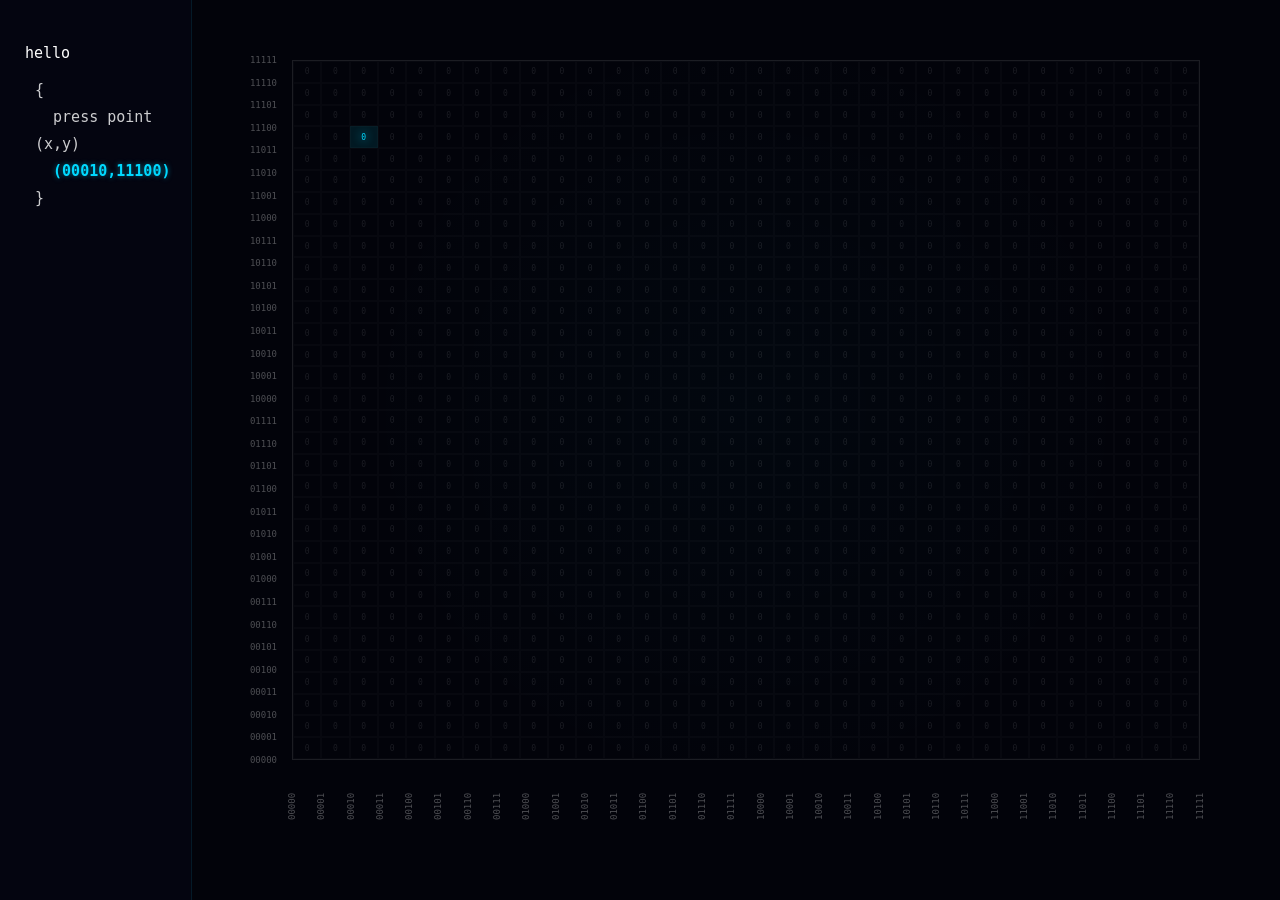
<file: index.html>
<!DOCTYPE html>
<!-- saved from url=(0081)file:///Users/maymishaly/.gemini/antigravity/playground/photonic-nadir/index.html -->
<html lang="en"><head><meta http-equiv="Content-Type" content="text/html; charset=UTF-8">
    
    <meta name="viewport" content="width=device-width, initial-scale=1.0">
    <title>RAM - Immersive System Interface</title>
    <link rel="stylesheet" href="./RAM _files/style.css">
    <link rel="preconnect" href="https://fonts.googleapis.com/">
    <link rel="preconnect" href="https://fonts.gstatic.com/" crossorigin="">
    <link href="./RAM _files/css2" rel="stylesheet">
</head>

<body>
    <div class="app-container">
        <!-- Sidebar for instructions -->
        <aside class="sidebar">
            <div class="command-block">
                <div class="command-header">hello</div>
                <div class="command-body">
                    {<br>
                    &nbsp;&nbsp;press point (x,y)<br>
                    &nbsp;&nbsp;<span id="coord-target" class="target-coord">(11110,10001)</span><br>
                    }
                </div>
            </div>
        </aside>

        <!-- Viewport for the grid -->
        <main class="viewport">
            <div class="grid-layout">
                <!-- Y-Labels (Left) -->
                <div id="y-labels" class="y-labels"><span class="y-label">00000</span><span class="y-label">00001</span><span class="y-label">00010</span><span class="y-label">00011</span><span class="y-label">00100</span><span class="y-label">00101</span><span class="y-label">00110</span><span class="y-label">00111</span><span class="y-label">01000</span><span class="y-label">01001</span><span class="y-label">01010</span><span class="y-label">01011</span><span class="y-label">01100</span><span class="y-label">01101</span><span class="y-label">01110</span><span class="y-label">01111</span><span class="y-label">10000</span><span class="y-label">10001</span><span class="y-label">10010</span><span class="y-label">10011</span><span class="y-label">10100</span><span class="y-label">10101</span><span class="y-label">10110</span><span class="y-label">10111</span><span class="y-label">11000</span><span class="y-label">11001</span><span class="y-label">11010</span><span class="y-label">11011</span><span class="y-label">11100</span><span class="y-label">11101</span><span class="y-label">11110</span><span class="y-label">11111</span></div>

                <div class="grid-container">
                    <div id="grid" class="dots-grid"><div class="cell" data-x="0" data-y="31">0</div><div class="cell" data-x="1" data-y="31">0</div><div class="cell" data-x="2" data-y="31">0</div><div class="cell" data-x="3" data-y="31">0</div><div class="cell" data-x="4" data-y="31">0</div><div class="cell" data-x="5" data-y="31">0</div><div class="cell" data-x="6" data-y="31">0</div><div class="cell" data-x="7" data-y="31">0</div><div class="cell" data-x="8" data-y="31">0</div><div class="cell" data-x="9" data-y="31">0</div><div class="cell" data-x="10" data-y="31">0</div><div class="cell" data-x="11" data-y="31">0</div><div class="cell" data-x="12" data-y="31">0</div><div class="cell" data-x="13" data-y="31">0</div><div class="cell" data-x="14" data-y="31">0</div><div class="cell" data-x="15" data-y="31">0</div><div class="cell" data-x="16" data-y="31">0</div><div class="cell" data-x="17" data-y="31">0</div><div class="cell" data-x="18" data-y="31">0</div><div class="cell" data-x="19" data-y="31">0</div><div class="cell" data-x="20" data-y="31">0</div><div class="cell" data-x="21" data-y="31">0</div><div class="cell" data-x="22" data-y="31">0</div><div class="cell" data-x="23" data-y="31">0</div><div class="cell" data-x="24" data-y="31">0</div><div class="cell" data-x="25" data-y="31">0</div><div class="cell" data-x="26" data-y="31">0</div><div class="cell" data-x="27" data-y="31">0</div><div class="cell" data-x="28" data-y="31">0</div><div class="cell" data-x="29" data-y="31">0</div><div class="cell" data-x="30" data-y="31">0</div><div class="cell" data-x="31" data-y="31">0</div><div class="cell" data-x="0" data-y="30">0</div><div class="cell" data-x="1" data-y="30">0</div><div class="cell" data-x="2" data-y="30">0</div><div class="cell" data-x="3" data-y="30">0</div><div class="cell" data-x="4" data-y="30">0</div><div class="cell" data-x="5" data-y="30">0</div><div class="cell" data-x="6" data-y="30">0</div><div class="cell" data-x="7" data-y="30">0</div><div class="cell" data-x="8" data-y="30">0</div><div class="cell" data-x="9" data-y="30">0</div><div class="cell" data-x="10" data-y="30">0</div><div class="cell" data-x="11" data-y="30">0</div><div class="cell" data-x="12" data-y="30">0</div><div class="cell" data-x="13" data-y="30">0</div><div class="cell" data-x="14" data-y="30">0</div><div class="cell" data-x="15" data-y="30">0</div><div class="cell" data-x="16" data-y="30">0</div><div class="cell" data-x="17" data-y="30">0</div><div class="cell" data-x="18" data-y="30">0</div><div class="cell" data-x="19" data-y="30">0</div><div class="cell" data-x="20" data-y="30">0</div><div class="cell" data-x="21" data-y="30">0</div><div class="cell" data-x="22" data-y="30">0</div><div class="cell" data-x="23" data-y="30">0</div><div class="cell" data-x="24" data-y="30">0</div><div class="cell" data-x="25" data-y="30">0</div><div class="cell" data-x="26" data-y="30">0</div><div class="cell" data-x="27" data-y="30">0</div><div class="cell" data-x="28" data-y="30">0</div><div class="cell" data-x="29" data-y="30">0</div><div class="cell" data-x="30" data-y="30">0</div><div class="cell" data-x="31" data-y="30">0</div><div class="cell" data-x="0" data-y="29">0</div><div class="cell" data-x="1" data-y="29">0</div><div class="cell" data-x="2" data-y="29">0</div><div class="cell" data-x="3" data-y="29">0</div><div class="cell" data-x="4" data-y="29">0</div><div class="cell" data-x="5" data-y="29">0</div><div class="cell" data-x="6" data-y="29">0</div><div class="cell" data-x="7" data-y="29">0</div><div class="cell" data-x="8" data-y="29">0</div><div class="cell" data-x="9" data-y="29">0</div><div class="cell" data-x="10" data-y="29">0</div><div class="cell" data-x="11" data-y="29">0</div><div class="cell" data-x="12" data-y="29">0</div><div class="cell" data-x="13" data-y="29">0</div><div class="cell" data-x="14" data-y="29">0</div><div class="cell" data-x="15" data-y="29">0</div><div class="cell" data-x="16" data-y="29">0</div><div class="cell" data-x="17" data-y="29">0</div><div class="cell" data-x="18" data-y="29">0</div><div class="cell" data-x="19" data-y="29">0</div><div class="cell" data-x="20" data-y="29">0</div><div class="cell" data-x="21" data-y="29">0</div><div class="cell" data-x="22" data-y="29">0</div><div class="cell" data-x="23" data-y="29">0</div><div class="cell" data-x="24" data-y="29">0</div><div class="cell" data-x="25" data-y="29">0</div><div class="cell" data-x="26" data-y="29">0</div><div class="cell" data-x="27" data-y="29">0</div><div class="cell" data-x="28" data-y="29">0</div><div class="cell" data-x="29" data-y="29">0</div><div class="cell" data-x="30" data-y="29">0</div><div class="cell" data-x="31" data-y="29">0</div><div class="cell" data-x="0" data-y="28">0</div><div class="cell" data-x="1" data-y="28">0</div><div class="cell" data-x="2" data-y="28">0</div><div class="cell" data-x="3" data-y="28">0</div><div class="cell" data-x="4" data-y="28">0</div><div class="cell" data-x="5" data-y="28">0</div><div class="cell" data-x="6" data-y="28">0</div><div class="cell" data-x="7" data-y="28">0</div><div class="cell" data-x="8" data-y="28">0</div><div class="cell" data-x="9" data-y="28">0</div><div class="cell" data-x="10" data-y="28">0</div><div class="cell" data-x="11" data-y="28">0</div><div class="cell" data-x="12" data-y="28">0</div><div class="cell" data-x="13" data-y="28">0</div><div class="cell" data-x="14" data-y="28">0</div><div class="cell" data-x="15" data-y="28">0</div><div class="cell" data-x="16" data-y="28">0</div><div class="cell" data-x="17" data-y="28">0</div><div class="cell" data-x="18" data-y="28">0</div><div class="cell" data-x="19" data-y="28">0</div><div class="cell" data-x="20" data-y="28">0</div><div class="cell" data-x="21" data-y="28">0</div><div class="cell" data-x="22" data-y="28">0</div><div class="cell" data-x="23" data-y="28">0</div><div class="cell" data-x="24" data-y="28">0</div><div class="cell" data-x="25" data-y="28">0</div><div class="cell" data-x="26" data-y="28">0</div><div class="cell" data-x="27" data-y="28">0</div><div class="cell" data-x="28" data-y="28">0</div><div class="cell" data-x="29" data-y="28">0</div><div class="cell" data-x="30" data-y="28">0</div><div class="cell" data-x="31" data-y="28">0</div><div class="cell" data-x="0" data-y="27">0</div><div class="cell" data-x="1" data-y="27">0</div><div class="cell" data-x="2" data-y="27">0</div><div class="cell" data-x="3" data-y="27">0</div><div class="cell" data-x="4" data-y="27">0</div><div class="cell" data-x="5" data-y="27">0</div><div class="cell" data-x="6" data-y="27">0</div><div class="cell" data-x="7" data-y="27">0</div><div class="cell" data-x="8" data-y="27">0</div><div class="cell" data-x="9" data-y="27">0</div><div class="cell" data-x="10" data-y="27">0</div><div class="cell" data-x="11" data-y="27">0</div><div class="cell" data-x="12" data-y="27">0</div><div class="cell" data-x="13" data-y="27">0</div><div class="cell" data-x="14" data-y="27">0</div><div class="cell" data-x="15" data-y="27">0</div><div class="cell" data-x="16" data-y="27">0</div><div class="cell" data-x="17" data-y="27">0</div><div class="cell" data-x="18" data-y="27">0</div><div class="cell" data-x="19" data-y="27">0</div><div class="cell" data-x="20" data-y="27">0</div><div class="cell" data-x="21" data-y="27">0</div><div class="cell" data-x="22" data-y="27">0</div><div class="cell" data-x="23" data-y="27">0</div><div class="cell" data-x="24" data-y="27">0</div><div class="cell" data-x="25" data-y="27">0</div><div class="cell" data-x="26" data-y="27">0</div><div class="cell" data-x="27" data-y="27">0</div><div class="cell" data-x="28" data-y="27">0</div><div class="cell" data-x="29" data-y="27">0</div><div class="cell" data-x="30" data-y="27">0</div><div class="cell" data-x="31" data-y="27">0</div><div class="cell" data-x="0" data-y="26">0</div><div class="cell" data-x="1" data-y="26">0</div><div class="cell" data-x="2" data-y="26">0</div><div class="cell" data-x="3" data-y="26">0</div><div class="cell" data-x="4" data-y="26">0</div><div class="cell" data-x="5" data-y="26">0</div><div class="cell" data-x="6" data-y="26">0</div><div class="cell" data-x="7" data-y="26">0</div><div class="cell" data-x="8" data-y="26">0</div><div class="cell" data-x="9" data-y="26">0</div><div class="cell" data-x="10" data-y="26">0</div><div class="cell" data-x="11" data-y="26">0</div><div class="cell" data-x="12" data-y="26">0</div><div class="cell" data-x="13" data-y="26">0</div><div class="cell" data-x="14" data-y="26">0</div><div class="cell" data-x="15" data-y="26">0</div><div class="cell" data-x="16" data-y="26">0</div><div class="cell" data-x="17" data-y="26">0</div><div class="cell" data-x="18" data-y="26">0</div><div class="cell" data-x="19" data-y="26">0</div><div class="cell" data-x="20" data-y="26">0</div><div class="cell" data-x="21" data-y="26">0</div><div class="cell" data-x="22" data-y="26">0</div><div class="cell" data-x="23" data-y="26">0</div><div class="cell" data-x="24" data-y="26">0</div><div class="cell" data-x="25" data-y="26">0</div><div class="cell" data-x="26" data-y="26">0</div><div class="cell" data-x="27" data-y="26">0</div><div class="cell" data-x="28" data-y="26">0</div><div class="cell" data-x="29" data-y="26">0</div><div class="cell" data-x="30" data-y="26">0</div><div class="cell" data-x="31" data-y="26">0</div><div class="cell" data-x="0" data-y="25">0</div><div class="cell" data-x="1" data-y="25">0</div><div class="cell" data-x="2" data-y="25">0</div><div class="cell" data-x="3" data-y="25">0</div><div class="cell" data-x="4" data-y="25">0</div><div class="cell" data-x="5" data-y="25">0</div><div class="cell" data-x="6" data-y="25">0</div><div class="cell" data-x="7" data-y="25">0</div><div class="cell" data-x="8" data-y="25">0</div><div class="cell" data-x="9" data-y="25">0</div><div class="cell" data-x="10" data-y="25">0</div><div class="cell" data-x="11" data-y="25">0</div><div class="cell" data-x="12" data-y="25">0</div><div class="cell" data-x="13" data-y="25">0</div><div class="cell" data-x="14" data-y="25">0</div><div class="cell" data-x="15" data-y="25">0</div><div class="cell" data-x="16" data-y="25">0</div><div class="cell" data-x="17" data-y="25">0</div><div class="cell" data-x="18" data-y="25">0</div><div class="cell" data-x="19" data-y="25">0</div><div class="cell" data-x="20" data-y="25">0</div><div class="cell" data-x="21" data-y="25">0</div><div class="cell" data-x="22" data-y="25">0</div><div class="cell" data-x="23" data-y="25">0</div><div class="cell" data-x="24" data-y="25">0</div><div class="cell" data-x="25" data-y="25">0</div><div class="cell" data-x="26" data-y="25">0</div><div class="cell" data-x="27" data-y="25">0</div><div class="cell" data-x="28" data-y="25">0</div><div class="cell" data-x="29" data-y="25">0</div><div class="cell" data-x="30" data-y="25">0</div><div class="cell" data-x="31" data-y="25">0</div><div class="cell" data-x="0" data-y="24">0</div><div class="cell" data-x="1" data-y="24">0</div><div class="cell" data-x="2" data-y="24">0</div><div class="cell" data-x="3" data-y="24">0</div><div class="cell" data-x="4" data-y="24">0</div><div class="cell" data-x="5" data-y="24">0</div><div class="cell" data-x="6" data-y="24">0</div><div class="cell" data-x="7" data-y="24">0</div><div class="cell" data-x="8" data-y="24">0</div><div class="cell" data-x="9" data-y="24">0</div><div class="cell" data-x="10" data-y="24">0</div><div class="cell" data-x="11" data-y="24">0</div><div class="cell" data-x="12" data-y="24">0</div><div class="cell" data-x="13" data-y="24">0</div><div class="cell" data-x="14" data-y="24">0</div><div class="cell" data-x="15" data-y="24">0</div><div class="cell" data-x="16" data-y="24">0</div><div class="cell" data-x="17" data-y="24">0</div><div class="cell" data-x="18" data-y="24">0</div><div class="cell" data-x="19" data-y="24">0</div><div class="cell" data-x="20" data-y="24">0</div><div class="cell" data-x="21" data-y="24">0</div><div class="cell" data-x="22" data-y="24">0</div><div class="cell" data-x="23" data-y="24">0</div><div class="cell" data-x="24" data-y="24">0</div><div class="cell" data-x="25" data-y="24">0</div><div class="cell" data-x="26" data-y="24">0</div><div class="cell" data-x="27" data-y="24">0</div><div class="cell" data-x="28" data-y="24">0</div><div class="cell" data-x="29" data-y="24">0</div><div class="cell" data-x="30" data-y="24">0</div><div class="cell" data-x="31" data-y="24">0</div><div class="cell" data-x="0" data-y="23">0</div><div class="cell" data-x="1" data-y="23">0</div><div class="cell" data-x="2" data-y="23">0</div><div class="cell" data-x="3" data-y="23">0</div><div class="cell" data-x="4" data-y="23">0</div><div class="cell" data-x="5" data-y="23">0</div><div class="cell" data-x="6" data-y="23">0</div><div class="cell" data-x="7" data-y="23">0</div><div class="cell" data-x="8" data-y="23">0</div><div class="cell" data-x="9" data-y="23">0</div><div class="cell" data-x="10" data-y="23">0</div><div class="cell" data-x="11" data-y="23">0</div><div class="cell" data-x="12" data-y="23">0</div><div class="cell" data-x="13" data-y="23">0</div><div class="cell" data-x="14" data-y="23">0</div><div class="cell" data-x="15" data-y="23">0</div><div class="cell" data-x="16" data-y="23">0</div><div class="cell" data-x="17" data-y="23">0</div><div class="cell" data-x="18" data-y="23">0</div><div class="cell" data-x="19" data-y="23">0</div><div class="cell" data-x="20" data-y="23">0</div><div class="cell" data-x="21" data-y="23">0</div><div class="cell" data-x="22" data-y="23">0</div><div class="cell" data-x="23" data-y="23">0</div><div class="cell" data-x="24" data-y="23">0</div><div class="cell" data-x="25" data-y="23">0</div><div class="cell" data-x="26" data-y="23">0</div><div class="cell" data-x="27" data-y="23">0</div><div class="cell" data-x="28" data-y="23">0</div><div class="cell" data-x="29" data-y="23">0</div><div class="cell" data-x="30" data-y="23">0</div><div class="cell" data-x="31" data-y="23">0</div><div class="cell" data-x="0" data-y="22">0</div><div class="cell" data-x="1" data-y="22">0</div><div class="cell" data-x="2" data-y="22">0</div><div class="cell" data-x="3" data-y="22">0</div><div class="cell" data-x="4" data-y="22">0</div><div class="cell" data-x="5" data-y="22">0</div><div class="cell" data-x="6" data-y="22">0</div><div class="cell" data-x="7" data-y="22">0</div><div class="cell" data-x="8" data-y="22">0</div><div class="cell" data-x="9" data-y="22">0</div><div class="cell" data-x="10" data-y="22">0</div><div class="cell" data-x="11" data-y="22">0</div><div class="cell" data-x="12" data-y="22">0</div><div class="cell" data-x="13" data-y="22">0</div><div class="cell" data-x="14" data-y="22">0</div><div class="cell" data-x="15" data-y="22">0</div><div class="cell" data-x="16" data-y="22">0</div><div class="cell" data-x="17" data-y="22">0</div><div class="cell" data-x="18" data-y="22">0</div><div class="cell" data-x="19" data-y="22">0</div><div class="cell" data-x="20" data-y="22">0</div><div class="cell" data-x="21" data-y="22">0</div><div class="cell" data-x="22" data-y="22">0</div><div class="cell" data-x="23" data-y="22">0</div><div class="cell" data-x="24" data-y="22">0</div><div class="cell" data-x="25" data-y="22">0</div><div class="cell" data-x="26" data-y="22">0</div><div class="cell" data-x="27" data-y="22">0</div><div class="cell" data-x="28" data-y="22">0</div><div class="cell" data-x="29" data-y="22">0</div><div class="cell" data-x="30" data-y="22">0</div><div class="cell" data-x="31" data-y="22">0</div><div class="cell" data-x="0" data-y="21">0</div><div class="cell" data-x="1" data-y="21">0</div><div class="cell" data-x="2" data-y="21">0</div><div class="cell" data-x="3" data-y="21">0</div><div class="cell" data-x="4" data-y="21">0</div><div class="cell" data-x="5" data-y="21">0</div><div class="cell" data-x="6" data-y="21">0</div><div class="cell" data-x="7" data-y="21">0</div><div class="cell" data-x="8" data-y="21">0</div><div class="cell" data-x="9" data-y="21">0</div><div class="cell" data-x="10" data-y="21">0</div><div class="cell" data-x="11" data-y="21">0</div><div class="cell" data-x="12" data-y="21">0</div><div class="cell" data-x="13" data-y="21">0</div><div class="cell" data-x="14" data-y="21">0</div><div class="cell" data-x="15" data-y="21">0</div><div class="cell" data-x="16" data-y="21">0</div><div class="cell" data-x="17" data-y="21">0</div><div class="cell" data-x="18" data-y="21">0</div><div class="cell" data-x="19" data-y="21">0</div><div class="cell" data-x="20" data-y="21">0</div><div class="cell" data-x="21" data-y="21">0</div><div class="cell" data-x="22" data-y="21">0</div><div class="cell" data-x="23" data-y="21">0</div><div class="cell" data-x="24" data-y="21">0</div><div class="cell" data-x="25" data-y="21">0</div><div class="cell" data-x="26" data-y="21">0</div><div class="cell" data-x="27" data-y="21">0</div><div class="cell" data-x="28" data-y="21">0</div><div class="cell" data-x="29" data-y="21">0</div><div class="cell" data-x="30" data-y="21">0</div><div class="cell" data-x="31" data-y="21">0</div><div class="cell" data-x="0" data-y="20">0</div><div class="cell" data-x="1" data-y="20">0</div><div class="cell" data-x="2" data-y="20">0</div><div class="cell" data-x="3" data-y="20">0</div><div class="cell" data-x="4" data-y="20">0</div><div class="cell" data-x="5" data-y="20">0</div><div class="cell" data-x="6" data-y="20">0</div><div class="cell" data-x="7" data-y="20">0</div><div class="cell" data-x="8" data-y="20">0</div><div class="cell" data-x="9" data-y="20">0</div><div class="cell" data-x="10" data-y="20">0</div><div class="cell" data-x="11" data-y="20">0</div><div class="cell" data-x="12" data-y="20">0</div><div class="cell" data-x="13" data-y="20">0</div><div class="cell" data-x="14" data-y="20">0</div><div class="cell" data-x="15" data-y="20">0</div><div class="cell" data-x="16" data-y="20">0</div><div class="cell" data-x="17" data-y="20">0</div><div class="cell" data-x="18" data-y="20">0</div><div class="cell" data-x="19" data-y="20">0</div><div class="cell" data-x="20" data-y="20">0</div><div class="cell" data-x="21" data-y="20">0</div><div class="cell" data-x="22" data-y="20">0</div><div class="cell" data-x="23" data-y="20">0</div><div class="cell" data-x="24" data-y="20">0</div><div class="cell" data-x="25" data-y="20">0</div><div class="cell" data-x="26" data-y="20">0</div><div class="cell" data-x="27" data-y="20">0</div><div class="cell" data-x="28" data-y="20">0</div><div class="cell" data-x="29" data-y="20">0</div><div class="cell" data-x="30" data-y="20">0</div><div class="cell" data-x="31" data-y="20">0</div><div class="cell" data-x="0" data-y="19">0</div><div class="cell" data-x="1" data-y="19">0</div><div class="cell" data-x="2" data-y="19">0</div><div class="cell" data-x="3" data-y="19">0</div><div class="cell" data-x="4" data-y="19">0</div><div class="cell" data-x="5" data-y="19">0</div><div class="cell" data-x="6" data-y="19">0</div><div class="cell" data-x="7" data-y="19">0</div><div class="cell" data-x="8" data-y="19">0</div><div class="cell" data-x="9" data-y="19">0</div><div class="cell" data-x="10" data-y="19">0</div><div class="cell" data-x="11" data-y="19">0</div><div class="cell" data-x="12" data-y="19">0</div><div class="cell" data-x="13" data-y="19">0</div><div class="cell" data-x="14" data-y="19">0</div><div class="cell" data-x="15" data-y="19">0</div><div class="cell" data-x="16" data-y="19">0</div><div class="cell" data-x="17" data-y="19">0</div><div class="cell" data-x="18" data-y="19">0</div><div class="cell" data-x="19" data-y="19">0</div><div class="cell" data-x="20" data-y="19">0</div><div class="cell" data-x="21" data-y="19">0</div><div class="cell" data-x="22" data-y="19">0</div><div class="cell" data-x="23" data-y="19">0</div><div class="cell" data-x="24" data-y="19">0</div><div class="cell" data-x="25" data-y="19">0</div><div class="cell" data-x="26" data-y="19">0</div><div class="cell" data-x="27" data-y="19">0</div><div class="cell" data-x="28" data-y="19">0</div><div class="cell" data-x="29" data-y="19">0</div><div class="cell" data-x="30" data-y="19">0</div><div class="cell" data-x="31" data-y="19">0</div><div class="cell" data-x="0" data-y="18">0</div><div class="cell" data-x="1" data-y="18">0</div><div class="cell" data-x="2" data-y="18">0</div><div class="cell" data-x="3" data-y="18">0</div><div class="cell" data-x="4" data-y="18">0</div><div class="cell" data-x="5" data-y="18">0</div><div class="cell" data-x="6" data-y="18">0</div><div class="cell" data-x="7" data-y="18">0</div><div class="cell" data-x="8" data-y="18">0</div><div class="cell" data-x="9" data-y="18">0</div><div class="cell" data-x="10" data-y="18">0</div><div class="cell" data-x="11" data-y="18">0</div><div class="cell" data-x="12" data-y="18">0</div><div class="cell" data-x="13" data-y="18">0</div><div class="cell" data-x="14" data-y="18">0</div><div class="cell" data-x="15" data-y="18">0</div><div class="cell" data-x="16" data-y="18">0</div><div class="cell" data-x="17" data-y="18">0</div><div class="cell" data-x="18" data-y="18">0</div><div class="cell" data-x="19" data-y="18">0</div><div class="cell" data-x="20" data-y="18">0</div><div class="cell" data-x="21" data-y="18">0</div><div class="cell" data-x="22" data-y="18">0</div><div class="cell" data-x="23" data-y="18">0</div><div class="cell" data-x="24" data-y="18">0</div><div class="cell" data-x="25" data-y="18">0</div><div class="cell" data-x="26" data-y="18">0</div><div class="cell" data-x="27" data-y="18">0</div><div class="cell" data-x="28" data-y="18">0</div><div class="cell" data-x="29" data-y="18">0</div><div class="cell" data-x="30" data-y="18">0</div><div class="cell" data-x="31" data-y="18">0</div><div class="cell" data-x="0" data-y="17">0</div><div class="cell" data-x="1" data-y="17">0</div><div class="cell" data-x="2" data-y="17">0</div><div class="cell" data-x="3" data-y="17">0</div><div class="cell" data-x="4" data-y="17">0</div><div class="cell" data-x="5" data-y="17">0</div><div class="cell" data-x="6" data-y="17">0</div><div class="cell" data-x="7" data-y="17">0</div><div class="cell" data-x="8" data-y="17">0</div><div class="cell" data-x="9" data-y="17">0</div><div class="cell" data-x="10" data-y="17">0</div><div class="cell" data-x="11" data-y="17">0</div><div class="cell" data-x="12" data-y="17">0</div><div class="cell" data-x="13" data-y="17">0</div><div class="cell" data-x="14" data-y="17">0</div><div class="cell" data-x="15" data-y="17">0</div><div class="cell" data-x="16" data-y="17">0</div><div class="cell" data-x="17" data-y="17">0</div><div class="cell" data-x="18" data-y="17">0</div><div class="cell" data-x="19" data-y="17">0</div><div class="cell" data-x="20" data-y="17">0</div><div class="cell" data-x="21" data-y="17">0</div><div class="cell" data-x="22" data-y="17">0</div><div class="cell" data-x="23" data-y="17">0</div><div class="cell" data-x="24" data-y="17">0</div><div class="cell" data-x="25" data-y="17">0</div><div class="cell" data-x="26" data-y="17">0</div><div class="cell" data-x="27" data-y="17">0</div><div class="cell" data-x="28" data-y="17">0</div><div class="cell" data-x="29" data-y="17">0</div><div class="cell target" data-x="30" data-y="17">0</div><div class="cell" data-x="31" data-y="17">0</div><div class="cell" data-x="0" data-y="16">0</div><div class="cell" data-x="1" data-y="16">0</div><div class="cell" data-x="2" data-y="16">0</div><div class="cell" data-x="3" data-y="16">0</div><div class="cell" data-x="4" data-y="16">0</div><div class="cell" data-x="5" data-y="16">0</div><div class="cell" data-x="6" data-y="16">0</div><div class="cell" data-x="7" data-y="16">0</div><div class="cell" data-x="8" data-y="16">0</div><div class="cell" data-x="9" data-y="16">0</div><div class="cell" data-x="10" data-y="16">0</div><div class="cell" data-x="11" data-y="16">0</div><div class="cell" data-x="12" data-y="16">0</div><div class="cell" data-x="13" data-y="16">0</div><div class="cell" data-x="14" data-y="16">0</div><div class="cell" data-x="15" data-y="16">0</div><div class="cell" data-x="16" data-y="16">0</div><div class="cell" data-x="17" data-y="16">0</div><div class="cell" data-x="18" data-y="16">0</div><div class="cell" data-x="19" data-y="16">0</div><div class="cell" data-x="20" data-y="16">0</div><div class="cell" data-x="21" data-y="16">0</div><div class="cell" data-x="22" data-y="16">0</div><div class="cell" data-x="23" data-y="16">0</div><div class="cell" data-x="24" data-y="16">0</div><div class="cell" data-x="25" data-y="16">0</div><div class="cell" data-x="26" data-y="16">0</div><div class="cell" data-x="27" data-y="16">0</div><div class="cell" data-x="28" data-y="16">0</div><div class="cell" data-x="29" data-y="16">0</div><div class="cell" data-x="30" data-y="16">0</div><div class="cell" data-x="31" data-y="16">0</div><div class="cell" data-x="0" data-y="15">0</div><div class="cell" data-x="1" data-y="15">0</div><div class="cell" data-x="2" data-y="15">0</div><div class="cell" data-x="3" data-y="15">0</div><div class="cell" data-x="4" data-y="15">0</div><div class="cell" data-x="5" data-y="15">0</div><div class="cell" data-x="6" data-y="15">0</div><div class="cell" data-x="7" data-y="15">0</div><div class="cell" data-x="8" data-y="15">0</div><div class="cell" data-x="9" data-y="15">0</div><div class="cell" data-x="10" data-y="15">0</div><div class="cell" data-x="11" data-y="15">0</div><div class="cell" data-x="12" data-y="15">0</div><div class="cell" data-x="13" data-y="15">0</div><div class="cell" data-x="14" data-y="15">0</div><div class="cell" data-x="15" data-y="15">0</div><div class="cell" data-x="16" data-y="15">0</div><div class="cell" data-x="17" data-y="15">0</div><div class="cell" data-x="18" data-y="15">0</div><div class="cell" data-x="19" data-y="15">0</div><div class="cell" data-x="20" data-y="15">0</div><div class="cell" data-x="21" data-y="15">0</div><div class="cell" data-x="22" data-y="15">0</div><div class="cell" data-x="23" data-y="15">0</div><div class="cell" data-x="24" data-y="15">0</div><div class="cell" data-x="25" data-y="15">0</div><div class="cell" data-x="26" data-y="15">0</div><div class="cell" data-x="27" data-y="15">0</div><div class="cell" data-x="28" data-y="15">0</div><div class="cell" data-x="29" data-y="15">0</div><div class="cell" data-x="30" data-y="15">0</div><div class="cell" data-x="31" data-y="15">0</div><div class="cell" data-x="0" data-y="14">0</div><div class="cell" data-x="1" data-y="14">0</div><div class="cell" data-x="2" data-y="14">0</div><div class="cell" data-x="3" data-y="14">0</div><div class="cell" data-x="4" data-y="14">0</div><div class="cell" data-x="5" data-y="14">0</div><div class="cell" data-x="6" data-y="14">0</div><div class="cell" data-x="7" data-y="14">0</div><div class="cell" data-x="8" data-y="14">0</div><div class="cell" data-x="9" data-y="14">0</div><div class="cell" data-x="10" data-y="14">0</div><div class="cell" data-x="11" data-y="14">0</div><div class="cell" data-x="12" data-y="14">0</div><div class="cell" data-x="13" data-y="14">0</div><div class="cell" data-x="14" data-y="14">0</div><div class="cell" data-x="15" data-y="14">0</div><div class="cell" data-x="16" data-y="14">0</div><div class="cell" data-x="17" data-y="14">0</div><div class="cell" data-x="18" data-y="14">0</div><div class="cell" data-x="19" data-y="14">0</div><div class="cell" data-x="20" data-y="14">0</div><div class="cell" data-x="21" data-y="14">0</div><div class="cell" data-x="22" data-y="14">0</div><div class="cell" data-x="23" data-y="14">0</div><div class="cell" data-x="24" data-y="14">0</div><div class="cell" data-x="25" data-y="14">0</div><div class="cell" data-x="26" data-y="14">0</div><div class="cell" data-x="27" data-y="14">0</div><div class="cell" data-x="28" data-y="14">0</div><div class="cell" data-x="29" data-y="14">0</div><div class="cell" data-x="30" data-y="14">0</div><div class="cell" data-x="31" data-y="14">0</div><div class="cell" data-x="0" data-y="13">0</div><div class="cell" data-x="1" data-y="13">0</div><div class="cell" data-x="2" data-y="13">0</div><div class="cell" data-x="3" data-y="13">0</div><div class="cell" data-x="4" data-y="13">0</div><div class="cell" data-x="5" data-y="13">0</div><div class="cell" data-x="6" data-y="13">0</div><div class="cell" data-x="7" data-y="13">0</div><div class="cell" data-x="8" data-y="13">0</div><div class="cell" data-x="9" data-y="13">0</div><div class="cell" data-x="10" data-y="13">0</div><div class="cell" data-x="11" data-y="13">0</div><div class="cell" data-x="12" data-y="13">0</div><div class="cell" data-x="13" data-y="13">0</div><div class="cell" data-x="14" data-y="13">0</div><div class="cell" data-x="15" data-y="13">0</div><div class="cell" data-x="16" data-y="13">0</div><div class="cell" data-x="17" data-y="13">0</div><div class="cell" data-x="18" data-y="13">0</div><div class="cell" data-x="19" data-y="13">0</div><div class="cell" data-x="20" data-y="13">0</div><div class="cell" data-x="21" data-y="13">0</div><div class="cell" data-x="22" data-y="13">0</div><div class="cell" data-x="23" data-y="13">0</div><div class="cell" data-x="24" data-y="13">0</div><div class="cell" data-x="25" data-y="13">0</div><div class="cell" data-x="26" data-y="13">0</div><div class="cell" data-x="27" data-y="13">0</div><div class="cell" data-x="28" data-y="13">0</div><div class="cell" data-x="29" data-y="13">0</div><div class="cell" data-x="30" data-y="13">0</div><div class="cell" data-x="31" data-y="13">0</div><div class="cell" data-x="0" data-y="12">0</div><div class="cell" data-x="1" data-y="12">0</div><div class="cell" data-x="2" data-y="12">0</div><div class="cell" data-x="3" data-y="12">0</div><div class="cell" data-x="4" data-y="12">0</div><div class="cell" data-x="5" data-y="12">0</div><div class="cell" data-x="6" data-y="12">0</div><div class="cell" data-x="7" data-y="12">0</div><div class="cell" data-x="8" data-y="12">0</div><div class="cell" data-x="9" data-y="12">0</div><div class="cell" data-x="10" data-y="12">0</div><div class="cell" data-x="11" data-y="12">0</div><div class="cell" data-x="12" data-y="12">0</div><div class="cell" data-x="13" data-y="12">0</div><div class="cell" data-x="14" data-y="12">0</div><div class="cell" data-x="15" data-y="12">0</div><div class="cell" data-x="16" data-y="12">0</div><div class="cell" data-x="17" data-y="12">0</div><div class="cell" data-x="18" data-y="12">0</div><div class="cell" data-x="19" data-y="12">0</div><div class="cell" data-x="20" data-y="12">0</div><div class="cell" data-x="21" data-y="12">0</div><div class="cell" data-x="22" data-y="12">0</div><div class="cell" data-x="23" data-y="12">0</div><div class="cell" data-x="24" data-y="12">0</div><div class="cell" data-x="25" data-y="12">0</div><div class="cell" data-x="26" data-y="12">0</div><div class="cell" data-x="27" data-y="12">0</div><div class="cell" data-x="28" data-y="12">0</div><div class="cell" data-x="29" data-y="12">0</div><div class="cell" data-x="30" data-y="12">0</div><div class="cell" data-x="31" data-y="12">0</div><div class="cell" data-x="0" data-y="11">0</div><div class="cell" data-x="1" data-y="11">0</div><div class="cell" data-x="2" data-y="11">0</div><div class="cell" data-x="3" data-y="11">0</div><div class="cell" data-x="4" data-y="11">0</div><div class="cell" data-x="5" data-y="11">0</div><div class="cell" data-x="6" data-y="11">0</div><div class="cell" data-x="7" data-y="11">0</div><div class="cell" data-x="8" data-y="11">0</div><div class="cell" data-x="9" data-y="11">0</div><div class="cell" data-x="10" data-y="11">0</div><div class="cell" data-x="11" data-y="11">0</div><div class="cell" data-x="12" data-y="11">0</div><div class="cell" data-x="13" data-y="11">0</div><div class="cell" data-x="14" data-y="11">0</div><div class="cell" data-x="15" data-y="11">0</div><div class="cell" data-x="16" data-y="11">0</div><div class="cell" data-x="17" data-y="11">0</div><div class="cell" data-x="18" data-y="11">0</div><div class="cell" data-x="19" data-y="11">0</div><div class="cell" data-x="20" data-y="11">0</div><div class="cell" data-x="21" data-y="11">0</div><div class="cell" data-x="22" data-y="11">0</div><div class="cell" data-x="23" data-y="11">0</div><div class="cell" data-x="24" data-y="11">0</div><div class="cell" data-x="25" data-y="11">0</div><div class="cell" data-x="26" data-y="11">0</div><div class="cell" data-x="27" data-y="11">0</div><div class="cell" data-x="28" data-y="11">0</div><div class="cell" data-x="29" data-y="11">0</div><div class="cell" data-x="30" data-y="11">0</div><div class="cell" data-x="31" data-y="11">0</div><div class="cell" data-x="0" data-y="10">0</div><div class="cell" data-x="1" data-y="10">0</div><div class="cell" data-x="2" data-y="10">0</div><div class="cell" data-x="3" data-y="10">0</div><div class="cell" data-x="4" data-y="10">0</div><div class="cell" data-x="5" data-y="10">0</div><div class="cell" data-x="6" data-y="10">0</div><div class="cell" data-x="7" data-y="10">0</div><div class="cell" data-x="8" data-y="10">0</div><div class="cell" data-x="9" data-y="10">0</div><div class="cell" data-x="10" data-y="10">0</div><div class="cell" data-x="11" data-y="10">0</div><div class="cell" data-x="12" data-y="10">0</div><div class="cell" data-x="13" data-y="10">0</div><div class="cell" data-x="14" data-y="10">0</div><div class="cell" data-x="15" data-y="10">0</div><div class="cell" data-x="16" data-y="10">0</div><div class="cell" data-x="17" data-y="10">0</div><div class="cell" data-x="18" data-y="10">0</div><div class="cell" data-x="19" data-y="10">0</div><div class="cell" data-x="20" data-y="10">0</div><div class="cell" data-x="21" data-y="10">0</div><div class="cell" data-x="22" data-y="10">0</div><div class="cell" data-x="23" data-y="10">0</div><div class="cell" data-x="24" data-y="10">0</div><div class="cell" data-x="25" data-y="10">0</div><div class="cell" data-x="26" data-y="10">0</div><div class="cell" data-x="27" data-y="10">0</div><div class="cell" data-x="28" data-y="10">0</div><div class="cell" data-x="29" data-y="10">0</div><div class="cell" data-x="30" data-y="10">0</div><div class="cell" data-x="31" data-y="10">0</div><div class="cell" data-x="0" data-y="9">0</div><div class="cell" data-x="1" data-y="9">0</div><div class="cell" data-x="2" data-y="9">0</div><div class="cell" data-x="3" data-y="9">0</div><div class="cell" data-x="4" data-y="9">0</div><div class="cell" data-x="5" data-y="9">0</div><div class="cell" data-x="6" data-y="9">0</div><div class="cell" data-x="7" data-y="9">0</div><div class="cell" data-x="8" data-y="9">0</div><div class="cell" data-x="9" data-y="9">0</div><div class="cell" data-x="10" data-y="9">0</div><div class="cell" data-x="11" data-y="9">0</div><div class="cell" data-x="12" data-y="9">0</div><div class="cell" data-x="13" data-y="9">0</div><div class="cell" data-x="14" data-y="9">0</div><div class="cell" data-x="15" data-y="9">0</div><div class="cell" data-x="16" data-y="9">0</div><div class="cell" data-x="17" data-y="9">0</div><div class="cell" data-x="18" data-y="9">0</div><div class="cell" data-x="19" data-y="9">0</div><div class="cell" data-x="20" data-y="9">0</div><div class="cell" data-x="21" data-y="9">0</div><div class="cell" data-x="22" data-y="9">0</div><div class="cell" data-x="23" data-y="9">0</div><div class="cell" data-x="24" data-y="9">0</div><div class="cell" data-x="25" data-y="9">0</div><div class="cell" data-x="26" data-y="9">0</div><div class="cell" data-x="27" data-y="9">0</div><div class="cell" data-x="28" data-y="9">0</div><div class="cell" data-x="29" data-y="9">0</div><div class="cell" data-x="30" data-y="9">0</div><div class="cell" data-x="31" data-y="9">0</div><div class="cell" data-x="0" data-y="8">0</div><div class="cell" data-x="1" data-y="8">0</div><div class="cell" data-x="2" data-y="8">0</div><div class="cell" data-x="3" data-y="8">0</div><div class="cell" data-x="4" data-y="8">0</div><div class="cell" data-x="5" data-y="8">0</div><div class="cell" data-x="6" data-y="8">0</div><div class="cell" data-x="7" data-y="8">0</div><div class="cell" data-x="8" data-y="8">0</div><div class="cell" data-x="9" data-y="8">0</div><div class="cell" data-x="10" data-y="8">0</div><div class="cell" data-x="11" data-y="8">0</div><div class="cell" data-x="12" data-y="8">0</div><div class="cell" data-x="13" data-y="8">0</div><div class="cell" data-x="14" data-y="8">0</div><div class="cell" data-x="15" data-y="8">0</div><div class="cell" data-x="16" data-y="8">0</div><div class="cell" data-x="17" data-y="8">0</div><div class="cell" data-x="18" data-y="8">0</div><div class="cell" data-x="19" data-y="8">0</div><div class="cell" data-x="20" data-y="8">0</div><div class="cell" data-x="21" data-y="8">0</div><div class="cell" data-x="22" data-y="8">0</div><div class="cell" data-x="23" data-y="8">0</div><div class="cell" data-x="24" data-y="8">0</div><div class="cell" data-x="25" data-y="8">0</div><div class="cell" data-x="26" data-y="8">0</div><div class="cell" data-x="27" data-y="8">0</div><div class="cell" data-x="28" data-y="8">0</div><div class="cell" data-x="29" data-y="8">0</div><div class="cell" data-x="30" data-y="8">0</div><div class="cell" data-x="31" data-y="8">0</div><div class="cell" data-x="0" data-y="7">0</div><div class="cell" data-x="1" data-y="7">0</div><div class="cell" data-x="2" data-y="7">0</div><div class="cell" data-x="3" data-y="7">0</div><div class="cell" data-x="4" data-y="7">0</div><div class="cell" data-x="5" data-y="7">0</div><div class="cell" data-x="6" data-y="7">0</div><div class="cell" data-x="7" data-y="7">0</div><div class="cell" data-x="8" data-y="7">0</div><div class="cell" data-x="9" data-y="7">0</div><div class="cell" data-x="10" data-y="7">0</div><div class="cell" data-x="11" data-y="7">0</div><div class="cell" data-x="12" data-y="7">0</div><div class="cell" data-x="13" data-y="7">0</div><div class="cell" data-x="14" data-y="7">0</div><div class="cell" data-x="15" data-y="7">0</div><div class="cell" data-x="16" data-y="7">0</div><div class="cell" data-x="17" data-y="7">0</div><div class="cell" data-x="18" data-y="7">0</div><div class="cell" data-x="19" data-y="7">0</div><div class="cell" data-x="20" data-y="7">0</div><div class="cell" data-x="21" data-y="7">0</div><div class="cell" data-x="22" data-y="7">0</div><div class="cell" data-x="23" data-y="7">0</div><div class="cell" data-x="24" data-y="7">0</div><div class="cell" data-x="25" data-y="7">0</div><div class="cell" data-x="26" data-y="7">0</div><div class="cell" data-x="27" data-y="7">0</div><div class="cell" data-x="28" data-y="7">0</div><div class="cell" data-x="29" data-y="7">0</div><div class="cell" data-x="30" data-y="7">0</div><div class="cell" data-x="31" data-y="7">0</div><div class="cell" data-x="0" data-y="6">0</div><div class="cell" data-x="1" data-y="6">0</div><div class="cell" data-x="2" data-y="6">0</div><div class="cell" data-x="3" data-y="6">0</div><div class="cell" data-x="4" data-y="6">0</div><div class="cell" data-x="5" data-y="6">0</div><div class="cell" data-x="6" data-y="6">0</div><div class="cell" data-x="7" data-y="6">0</div><div class="cell" data-x="8" data-y="6">0</div><div class="cell" data-x="9" data-y="6">0</div><div class="cell" data-x="10" data-y="6">0</div><div class="cell" data-x="11" data-y="6">0</div><div class="cell" data-x="12" data-y="6">0</div><div class="cell" data-x="13" data-y="6">0</div><div class="cell" data-x="14" data-y="6">0</div><div class="cell" data-x="15" data-y="6">0</div><div class="cell" data-x="16" data-y="6">0</div><div class="cell" data-x="17" data-y="6">0</div><div class="cell" data-x="18" data-y="6">0</div><div class="cell" data-x="19" data-y="6">0</div><div class="cell" data-x="20" data-y="6">0</div><div class="cell" data-x="21" data-y="6">0</div><div class="cell" data-x="22" data-y="6">0</div><div class="cell" data-x="23" data-y="6">0</div><div class="cell" data-x="24" data-y="6">0</div><div class="cell" data-x="25" data-y="6">0</div><div class="cell" data-x="26" data-y="6">0</div><div class="cell" data-x="27" data-y="6">0</div><div class="cell" data-x="28" data-y="6">0</div><div class="cell" data-x="29" data-y="6">0</div><div class="cell" data-x="30" data-y="6">0</div><div class="cell" data-x="31" data-y="6">0</div><div class="cell" data-x="0" data-y="5">0</div><div class="cell" data-x="1" data-y="5">0</div><div class="cell" data-x="2" data-y="5">0</div><div class="cell" data-x="3" data-y="5">0</div><div class="cell" data-x="4" data-y="5">0</div><div class="cell" data-x="5" data-y="5">0</div><div class="cell" data-x="6" data-y="5">0</div><div class="cell" data-x="7" data-y="5">0</div><div class="cell" data-x="8" data-y="5">0</div><div class="cell" data-x="9" data-y="5">0</div><div class="cell" data-x="10" data-y="5">0</div><div class="cell" data-x="11" data-y="5">0</div><div class="cell" data-x="12" data-y="5">0</div><div class="cell" data-x="13" data-y="5">0</div><div class="cell" data-x="14" data-y="5">0</div><div class="cell" data-x="15" data-y="5">0</div><div class="cell" data-x="16" data-y="5">0</div><div class="cell" data-x="17" data-y="5">0</div><div class="cell" data-x="18" data-y="5">0</div><div class="cell" data-x="19" data-y="5">0</div><div class="cell" data-x="20" data-y="5">0</div><div class="cell" data-x="21" data-y="5">0</div><div class="cell" data-x="22" data-y="5">0</div><div class="cell" data-x="23" data-y="5">0</div><div class="cell" data-x="24" data-y="5">0</div><div class="cell" data-x="25" data-y="5">0</div><div class="cell" data-x="26" data-y="5">0</div><div class="cell" data-x="27" data-y="5">0</div><div class="cell" data-x="28" data-y="5">0</div><div class="cell" data-x="29" data-y="5">0</div><div class="cell" data-x="30" data-y="5">0</div><div class="cell" data-x="31" data-y="5">0</div><div class="cell" data-x="0" data-y="4">0</div><div class="cell" data-x="1" data-y="4">0</div><div class="cell" data-x="2" data-y="4">0</div><div class="cell" data-x="3" data-y="4">0</div><div class="cell" data-x="4" data-y="4">0</div><div class="cell" data-x="5" data-y="4">0</div><div class="cell" data-x="6" data-y="4">0</div><div class="cell" data-x="7" data-y="4">0</div><div class="cell" data-x="8" data-y="4">0</div><div class="cell" data-x="9" data-y="4">0</div><div class="cell" data-x="10" data-y="4">0</div><div class="cell" data-x="11" data-y="4">0</div><div class="cell" data-x="12" data-y="4">0</div><div class="cell" data-x="13" data-y="4">0</div><div class="cell" data-x="14" data-y="4">0</div><div class="cell" data-x="15" data-y="4">0</div><div class="cell" data-x="16" data-y="4">0</div><div class="cell" data-x="17" data-y="4">0</div><div class="cell" data-x="18" data-y="4">0</div><div class="cell" data-x="19" data-y="4">0</div><div class="cell" data-x="20" data-y="4">0</div><div class="cell" data-x="21" data-y="4">0</div><div class="cell" data-x="22" data-y="4">0</div><div class="cell" data-x="23" data-y="4">0</div><div class="cell" data-x="24" data-y="4">0</div><div class="cell" data-x="25" data-y="4">0</div><div class="cell" data-x="26" data-y="4">0</div><div class="cell" data-x="27" data-y="4">0</div><div class="cell" data-x="28" data-y="4">0</div><div class="cell" data-x="29" data-y="4">0</div><div class="cell" data-x="30" data-y="4">0</div><div class="cell" data-x="31" data-y="4">0</div><div class="cell" data-x="0" data-y="3">0</div><div class="cell" data-x="1" data-y="3">0</div><div class="cell" data-x="2" data-y="3">0</div><div class="cell" data-x="3" data-y="3">0</div><div class="cell" data-x="4" data-y="3">0</div><div class="cell" data-x="5" data-y="3">0</div><div class="cell" data-x="6" data-y="3">0</div><div class="cell" data-x="7" data-y="3">0</div><div class="cell" data-x="8" data-y="3">0</div><div class="cell" data-x="9" data-y="3">0</div><div class="cell" data-x="10" data-y="3">0</div><div class="cell" data-x="11" data-y="3">0</div><div class="cell" data-x="12" data-y="3">0</div><div class="cell" data-x="13" data-y="3">0</div><div class="cell" data-x="14" data-y="3">0</div><div class="cell" data-x="15" data-y="3">0</div><div class="cell" data-x="16" data-y="3">0</div><div class="cell" data-x="17" data-y="3">0</div><div class="cell" data-x="18" data-y="3">0</div><div class="cell" data-x="19" data-y="3">0</div><div class="cell" data-x="20" data-y="3">0</div><div class="cell" data-x="21" data-y="3">0</div><div class="cell" data-x="22" data-y="3">0</div><div class="cell" data-x="23" data-y="3">0</div><div class="cell" data-x="24" data-y="3">0</div><div class="cell" data-x="25" data-y="3">0</div><div class="cell" data-x="26" data-y="3">0</div><div class="cell" data-x="27" data-y="3">0</div><div class="cell" data-x="28" data-y="3">0</div><div class="cell" data-x="29" data-y="3">0</div><div class="cell" data-x="30" data-y="3">0</div><div class="cell" data-x="31" data-y="3">0</div><div class="cell" data-x="0" data-y="2">0</div><div class="cell" data-x="1" data-y="2">0</div><div class="cell" data-x="2" data-y="2">0</div><div class="cell" data-x="3" data-y="2">0</div><div class="cell" data-x="4" data-y="2">0</div><div class="cell" data-x="5" data-y="2">0</div><div class="cell" data-x="6" data-y="2">0</div><div class="cell" data-x="7" data-y="2">0</div><div class="cell" data-x="8" data-y="2">0</div><div class="cell" data-x="9" data-y="2">0</div><div class="cell" data-x="10" data-y="2">0</div><div class="cell" data-x="11" data-y="2">0</div><div class="cell" data-x="12" data-y="2">0</div><div class="cell" data-x="13" data-y="2">0</div><div class="cell" data-x="14" data-y="2">0</div><div class="cell" data-x="15" data-y="2">0</div><div class="cell" data-x="16" data-y="2">0</div><div class="cell" data-x="17" data-y="2">0</div><div class="cell" data-x="18" data-y="2">0</div><div class="cell" data-x="19" data-y="2">0</div><div class="cell" data-x="20" data-y="2">0</div><div class="cell" data-x="21" data-y="2">0</div><div class="cell" data-x="22" data-y="2">0</div><div class="cell" data-x="23" data-y="2">0</div><div class="cell" data-x="24" data-y="2">0</div><div class="cell" data-x="25" data-y="2">0</div><div class="cell" data-x="26" data-y="2">0</div><div class="cell" data-x="27" data-y="2">0</div><div class="cell" data-x="28" data-y="2">0</div><div class="cell" data-x="29" data-y="2">0</div><div class="cell" data-x="30" data-y="2">0</div><div class="cell" data-x="31" data-y="2">0</div><div class="cell" data-x="0" data-y="1">0</div><div class="cell" data-x="1" data-y="1">0</div><div class="cell" data-x="2" data-y="1">0</div><div class="cell" data-x="3" data-y="1">0</div><div class="cell" data-x="4" data-y="1">0</div><div class="cell" data-x="5" data-y="1">0</div><div class="cell" data-x="6" data-y="1">0</div><div class="cell" data-x="7" data-y="1">0</div><div class="cell" data-x="8" data-y="1">0</div><div class="cell" data-x="9" data-y="1">0</div><div class="cell" data-x="10" data-y="1">0</div><div class="cell" data-x="11" data-y="1">0</div><div class="cell" data-x="12" data-y="1">0</div><div class="cell" data-x="13" data-y="1">0</div><div class="cell" data-x="14" data-y="1">0</div><div class="cell" data-x="15" data-y="1">0</div><div class="cell" data-x="16" data-y="1">0</div><div class="cell" data-x="17" data-y="1">0</div><div class="cell" data-x="18" data-y="1">0</div><div class="cell" data-x="19" data-y="1">0</div><div class="cell" data-x="20" data-y="1">0</div><div class="cell" data-x="21" data-y="1">0</div><div class="cell" data-x="22" data-y="1">0</div><div class="cell" data-x="23" data-y="1">0</div><div class="cell" data-x="24" data-y="1">0</div><div class="cell" data-x="25" data-y="1">0</div><div class="cell" data-x="26" data-y="1">0</div><div class="cell" data-x="27" data-y="1">0</div><div class="cell" data-x="28" data-y="1">0</div><div class="cell" data-x="29" data-y="1">0</div><div class="cell" data-x="30" data-y="1">0</div><div class="cell" data-x="31" data-y="1">0</div><div class="cell" data-x="0" data-y="0">0</div><div class="cell" data-x="1" data-y="0">0</div><div class="cell" data-x="2" data-y="0">0</div><div class="cell" data-x="3" data-y="0">0</div><div class="cell" data-x="4" data-y="0">0</div><div class="cell" data-x="5" data-y="0">0</div><div class="cell" data-x="6" data-y="0">0</div><div class="cell" data-x="7" data-y="0">0</div><div class="cell" data-x="8" data-y="0">0</div><div class="cell" data-x="9" data-y="0">0</div><div class="cell" data-x="10" data-y="0">0</div><div class="cell" data-x="11" data-y="0">0</div><div class="cell" data-x="12" data-y="0">0</div><div class="cell" data-x="13" data-y="0">0</div><div class="cell" data-x="14" data-y="0">0</div><div class="cell" data-x="15" data-y="0">0</div><div class="cell" data-x="16" data-y="0">0</div><div class="cell" data-x="17" data-y="0">0</div><div class="cell" data-x="18" data-y="0">0</div><div class="cell" data-x="19" data-y="0">0</div><div class="cell" data-x="20" data-y="0">0</div><div class="cell" data-x="21" data-y="0">0</div><div class="cell" data-x="22" data-y="0">0</div><div class="cell" data-x="23" data-y="0">0</div><div class="cell" data-x="24" data-y="0">0</div><div class="cell" data-x="25" data-y="0">0</div><div class="cell" data-x="26" data-y="0">0</div><div class="cell" data-x="27" data-y="0">0</div><div class="cell" data-x="28" data-y="0">0</div><div class="cell" data-x="29" data-y="0">0</div><div class="cell" data-x="30" data-y="0">0</div><div class="cell" data-x="31" data-y="0">0</div></div>
                    <!-- Connections Overlay -->
                    <svg id="connections" class="connections-overlay"><defs>
    <filter id="softGlow" x="-50%" y="-50%" width="200%" height="200%">
        <fegaussianblur in="SourceGraphic" stdDeviation="2.5" result="blur"></fegaussianblur>
        <femerge>
            <femergenode in="blur"></femergenode>
            <femergenode in="SourceGraphic"></femergenode>
        </femerge>
    </filter>
    <mask id="pulseMask">
        <circle id="maskCircle" r="15" fill="white" style="filter: blur(5px);">
            <animatemotion id="maskAnimation" dur="4s" repeatCount="indefinite" rotate="auto"></animatemotion>
        </circle>
    </mask>
</defs></svg>
                </div>

                <!-- X-Labels (Bottom) -->
                <div id="x-labels" class="x-labels"><span class="x-label">00000</span><span class="x-label">00001</span><span class="x-label">00010</span><span class="x-label">00011</span><span class="x-label">00100</span><span class="x-label">00101</span><span class="x-label">00110</span><span class="x-label">00111</span><span class="x-label">01000</span><span class="x-label">01001</span><span class="x-label">01010</span><span class="x-label">01011</span><span class="x-label">01100</span><span class="x-label">01101</span><span class="x-label">01110</span><span class="x-label">01111</span><span class="x-label">10000</span><span class="x-label">10001</span><span class="x-label">10010</span><span class="x-label">10011</span><span class="x-label">10100</span><span class="x-label">10101</span><span class="x-label">10110</span><span class="x-label">10111</span><span class="x-label">11000</span><span class="x-label">11001</span><span class="x-label">11010</span><span class="x-label">11011</span><span class="x-label">11100</span><span class="x-label">11101</span><span class="x-label">11110</span><span class="x-label">11111</span></div>
            </div>
        </main>
    </div>

    <script src="./RAM _files/script.js"></script>


</body></html>
</file>
<file: RAM _files/style.css>
:root {
    --bg-color: #02030a;
    --sidebar-bg: #040510;
    --dot-color: #ffffff;
    --active-color: #001a33;
    --neon-blue: #00d9ff;
    --grid-size: 32;
    --active-text: #ffffff;
}

* {
    margin: 0;
    padding: 0;
    box-sizing: border-box;
}

body {
    background-color: var(--bg-color);
    color: #ffffff;
    font-family: 'Fira Code', monospace;
    overflow: hidden;
    height: 100vh;
    width: 100vw;
}

.app-container {
    display: grid;
    grid-template-columns: 15% 85%;
    width: 100%;
    height: 100%;
}

/* Sidebar Styling */
.sidebar {
    background-color: var(--sidebar-bg);
    border-right: 1px solid rgba(0, 217, 255, 0.1);
    padding: 40px 25px;
    z-index: 20;
}

.command-block {
    font-size: 15px;
    line-height: 1.8;
    color: rgba(255, 255, 255, 0.8);
}

.command-header {
    color: #ffffff;
    margin-bottom: 10px;
    font-weight: 500;
}

.command-body {
    padding-left: 10px;
}

.target-coord {
    color: var(--neon-blue);
    font-weight: 600;
    text-shadow: 0 0 5px rgba(0, 217, 255, 0.5);
}

/* Viewport & Grid Styling */
.viewport {
    display: flex;
    padding: 60px 80px 80px 40px;
    /* Space for axes */
    position: relative;
    width: 100%;
    height: 100%;
}

.grid-layout {
    display: grid;
    grid-template-areas:
        "ylabels grid"
        ".       xlabels";
    grid-template-columns: 60px 1fr;
    grid-template-rows: 1fr 60px;
    width: 100%;
    height: 100%;
    gap: 0;
    /* Align axes directly to grid edges */
}

#y-labels {
    grid-area: ylabels;
    display: flex;
    flex-direction: column-reverse;
    /* Bottom to Top */
    justify-content: space-between;
    height: 100%;
    padding-right: 15px;
}

.y-label {
    display: flex;
    align-items: center;
    justify-content: flex-end;
    font-size: 9px;
    color: rgba(255, 255, 255, 0.3);
    user-select: none;
    height: 0;
    /* Let flex handle spacing */
}

.grid-container {
    grid-area: grid;
    position: relative;
    border: 1px solid rgba(255, 255, 255, 0.1);
    background: radial-gradient(circle at center, rgba(0, 217, 255, 0.02) 0%, transparent 70%);
}

.dots-grid {
    display: grid;
    grid-template-columns: repeat(var(--grid-size), 1fr);
    grid-template-rows: repeat(var(--grid-size), 1fr);
    width: 100%;
    height: 100%;
}

#x-labels {
    grid-area: xlabels;
    display: flex;
    flex-direction: row;
    justify-content: space-between;
    width: 100%;
    padding-top: 15px;
}

.x-label {
    writing-mode: vertical-rl;
    transform: rotate(180deg);
    display: flex;
    align-items: center;
    justify-content: flex-start;
    font-size: 9px;
    color: rgba(255, 255, 255, 0.3);
    user-select: none;
    width: 0;
}

/* Grid Cells */
.cell {
    display: flex;
    align-items: center;
    justify-content: center;
    cursor: crosshair;
    font-size: 8px;
    color: rgba(255, 255, 255, 0.1);
    transition: background-color 0.3s ease, transform 0.2s ease, color 0.3s ease;
    border: 0.5px solid rgba(255, 255, 255, 0.02);
}

.cell:hover {
    background-color: rgba(0, 217, 255, 0.05);
    color: #ffffff;
}

.cell.active {
    color: #ffffff;
    background-color: var(--active-color);
    box-shadow: inset 0 0 10px rgba(0, 217, 255, 0.2);
    font-weight: bold;
    z-index: 5;
}

.cell.target {
    color: var(--neon-blue);
    animation: pulse-target 2s ease-in-out infinite;
    z-index: 6;
    text-shadow: 0 0 10px var(--neon-blue);
    background-color: rgba(0, 217, 255, 0.1);
}

@keyframes pulse-target {
    0% {
        opacity: 0.4;
        background-color: rgba(0, 217, 255, 0.05);
    }

    50% {
        opacity: 1;
        background-color: rgba(0, 217, 255, 0.2);
        transform: scale(1.1);
    }

    100% {
        opacity: 0.4;
        background-color: rgba(0, 217, 255, 0.05);
    }
}

/* Connections Overlay */
.connections-overlay {
    position: absolute;
    top: 0;
    left: 0;
    width: 100%;
    height: 100%;
    pointer-events: none;
    z-index: 10;
}

.connection-path.base {
    fill: none;
    stroke: var(--neon-blue);
    stroke-width: 1.5;
    stroke-linecap: round;
    stroke-linejoin: round;
    opacity: 0.3;
}

.connection-path.energy {
    fill: none;
    stroke: var(--neon-blue);
    stroke-width: 4;
    stroke-linecap: round;
    stroke-linejoin: round;
    opacity: 0.8;
    filter: drop-shadow(0 0 5px var(--neon-blue));
}

.mask-pulse {
    fill: white;
    filter: blur(4px);
}

@keyframes pulse-flow {
    from {
        stroke-dashoffset: 110;
    }

    to {
        stroke-dashoffset: 0;
    }
}
</file>
